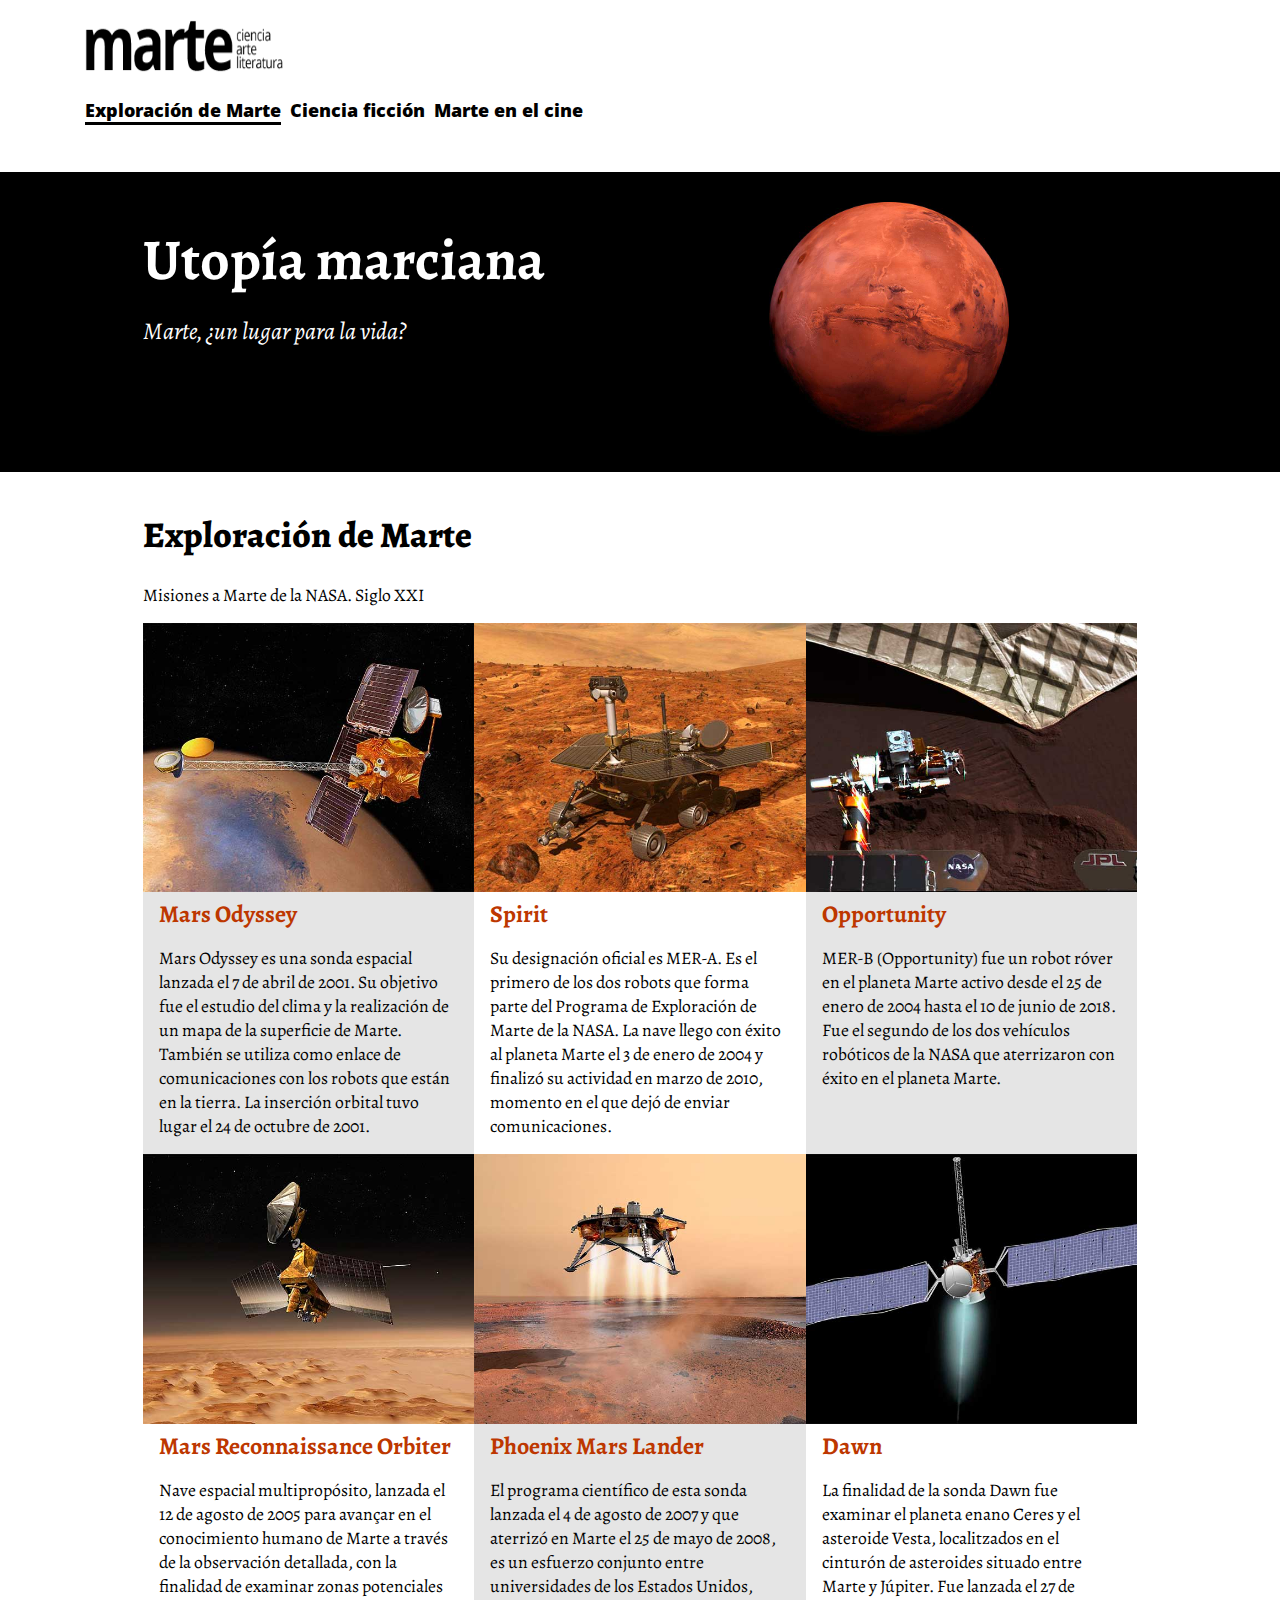
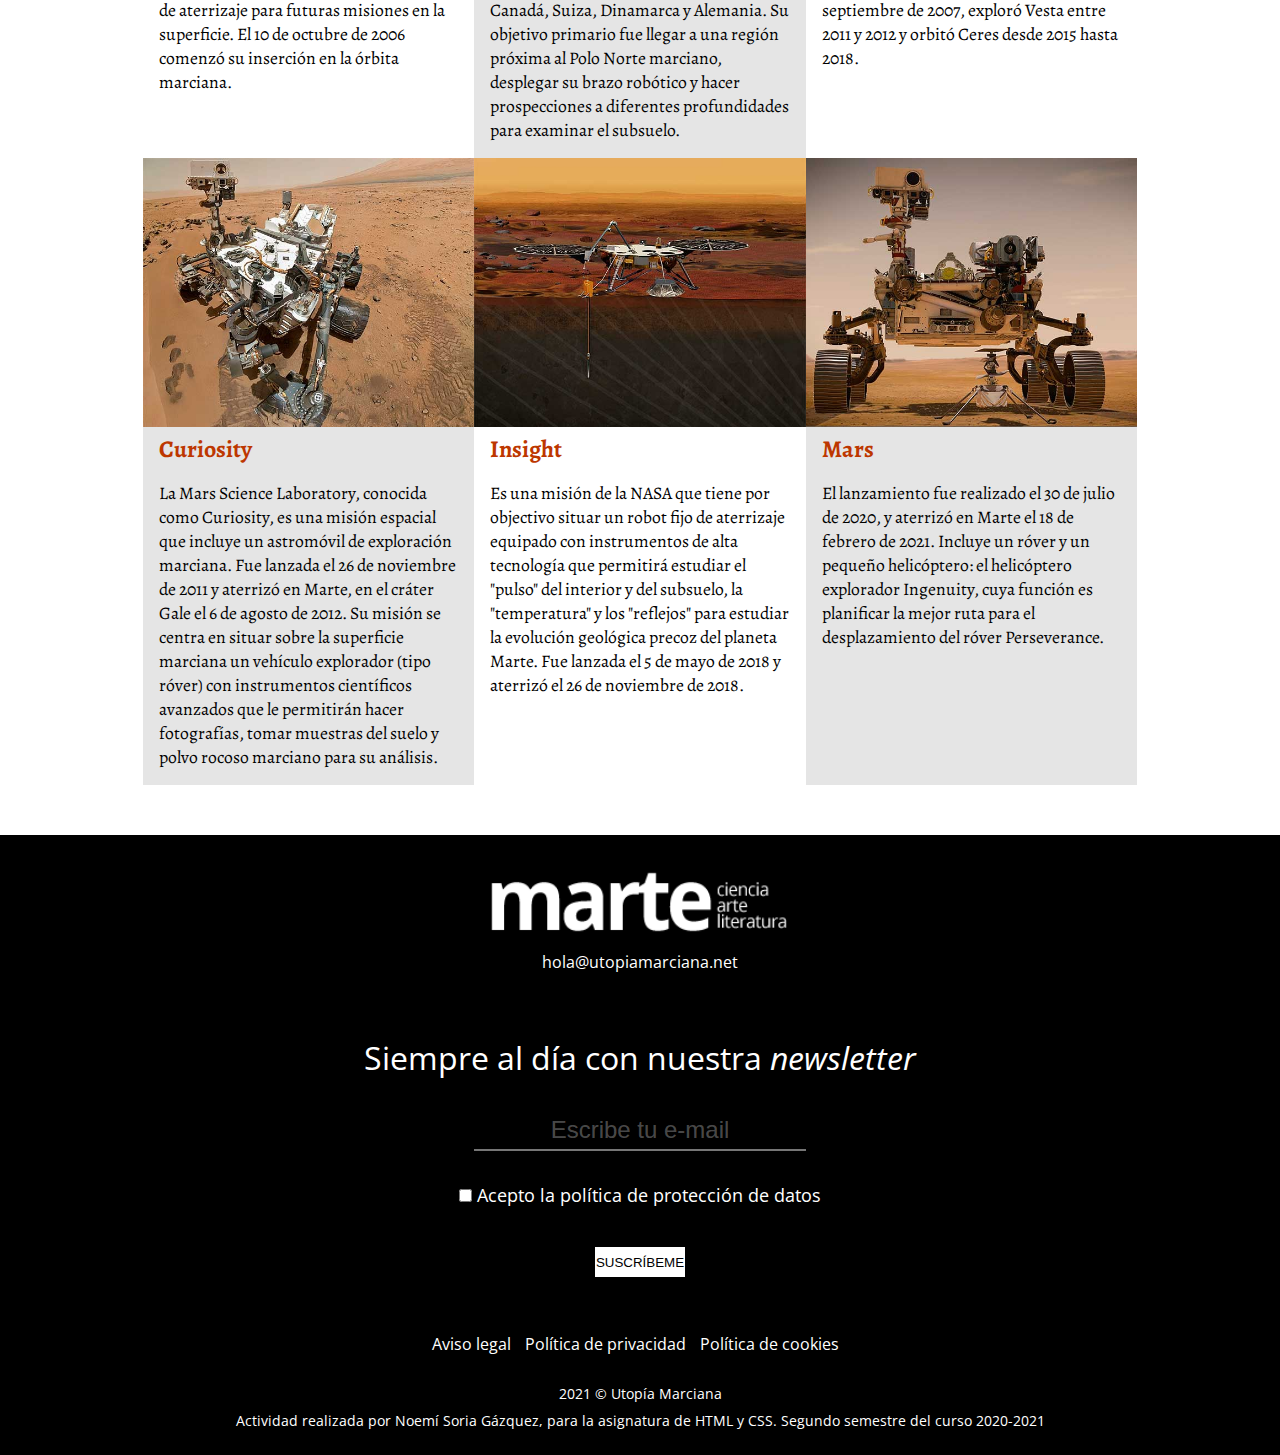
<file: index.html>
<!DOCTYPE html>
<html lang="es">
<head>
    <meta charset="UTF-8">
    <meta http-equiv="X-UA-Compatible" content="IE=edge">
    <meta name="viewport" content="width=device-width, initial-scale=1.0">
    <link rel="stylesheet" href="css/style.css">
    <link rel="preconnect" href="https://fonts.gstatic.com">
    <link rel="preconnect" href="https://fonts.gstatic.com">
    <link href="https://fonts.googleapis.com/css2?family=Alegreya:ital,wght@0,400;0,700;1,400&family=Open+Sans:wght@400;800&display=swap" rel="stylesheet">
    <title>Exploración de marte</title>
</head>
<body>
    <header>
        <div class="container menu">
            <div class="logo">
                <a href="index.html"><img src="/img/logo-black-es.png" alt="Logo del sitio web" title="Marte" width="200" height="62"></a>
            </div>
            <nav>
                <ul>
                    <li><a href="#exploracion" class="active">Exploración de Marte</a></li>
                    <li><a href="ciencia-ficcion.html">Ciencia ficción</a></li>
                    <li><a href="marte-en-el-cine.html">Marte en el cine</a></li>
                </ul>
            </nav>
        </div>
    </header>
    <main>
        <section class="section-banner">
            <div class="container">
                <div class="grid-container-banner">
                    <div class="titular">
                        <h1>Utopía marciana</h1>
                        <p>Marte, ¿un lugar para la vida?</p>
                    </div>
                    <div class="imagen">
                        <img src="/img/bg-hero-mars.jpg" alt="">
                    </div>
                </div>
            </div>
        </section>
        <section>
            <div class="container">
                <h2 id="exploracion">Exploración de Marte</h2>
                <p>Misiones a Marte de la <abbr title="National Aeronautics and Space Administration" lang="en">NASA</abbr>. Siglo XXI</p>
                <div class="grid-container">
                    <div class="grid-item1">
                        <img src="img/mars-odyssey.jpg" alt="" class="img-fluid">
                        <h4><a href="#">Mars Odyssey</a></h4>
                        <p>Mars Odyssey es una sonda espacial lanzada el 7 de abril de 2001. Su objetivo fue el estudio del clima y la realización de un mapa de la superficie de Marte. También se utiliza como enlace de comunicaciones con los robots que están en la tierra. La inserción orbital tuvo lugar el 24 de octubre de 2001.</p>
                    </div>
                    <div class="grid-item2">
                        <img src="img/spirit.jpg" alt="" class="img-fluid">
                        <h4><a href="#">Spirit</a></h4>
                        <p>Su designación oficial es <abbr title="Mars Exploration Rover - A" lang="en">MER-A</abbr>. Es el primero de los dos robots que forma parte del Programa de Exploración de Marte de la <abbr title="National Aeronautics and Space Administration" lang="en">NASA</abbr>. La nave llego con éxito al planeta Marte el 3 de enero de 2004 y finalizó su actividad en marzo de 2010, momento en el que dejó de enviar comunicaciones.</p>
                    </div>
                    <div class="grid-item3">
                        <img src="img/opportunity.jpg" alt="" class="img-fluid">
                        <h4><a href="#">Opportunity</a></h4>
                        <p><abbr title="Mars Exploration Rover – B" lang="en">MER-B</abbr> (Opportunity) fue un robot róver en el planeta Marte activo desde el 25 de enero de 2004 hasta el 10 de junio de 2018. Fue el segundo de los dos vehículos robóticos de la <abbr title="National Aeronautics and Space Administration" lang="en">NASA</abbr> que aterrizaron con éxito en el planeta Marte.</p>
                    </div>
                    <div class="grid-item4">
                        <img src="img/mars-reconnaissance-orbiter.jpg" alt="" class="img-fluid">
                        <h4><a href="#">Mars Reconnaissance Orbiter</a></h4>
                        <p>Nave espacial multipropósito, lanzada el 12 de agosto de 2005 para avançar en el conocimiento humano de Marte a través de la observación detallada, con la finalidad de examinar zonas potenciales de aterrizaje para futuras misiones en la superficie. El 10 de octubre de 2006 comenzó su inserción en la órbita marciana.</p>
                    </div>
                    <div class="grid-item5">
                        <img src="img/phoenix-mars-lander.jpg" alt="" class="img-fluid">
                        <h4><a href="#">Phoenix Mars Lander</a></h4>
                        <p>El programa científico de esta sonda lanzada el 4 de agosto de 2007 y que aterrizó en Marte el 25 de mayo de 2008, es un esfuerzo conjunto entre universidades de los Estados Unidos, Canadá, Suiza, Dinamarca y Alemania. Su objetivo primario fue llegar a una región próxima al Polo Norte marciano, desplegar su brazo robótico y hacer prospecciones a diferentes profundidades para examinar el subsuelo.</p>
                    </div>
                    <div class="grid-item6">
                        <img src="img/dawn.jpg" alt="" class="img-fluid">
                        <h4><a href="#">Dawn</a></h4>
                        <p>La finalidad de la sonda Dawn fue examinar el planeta enano Ceres y el asteroide Vesta, localitzados en el cinturón de asteroides situado entre Marte y Júpiter. Fue lanzada el 27 de septiembre de 2007, exploró Vesta entre 2011 y 2012 y orbitó Ceres desde 2015 hasta 2018.</p>
                    </div>
                    <div class="grid-item7">
                        <img src="img/curiosity.jpg" alt="" class="img-fluid">
                        <h4><a href="#">Curiosity</a></h4>
                        <p>La Mars Science Laboratory, conocida como Curiosity, es una misión espacial que incluye un astromóvil de exploración marciana. Fue lanzada el 26 de noviembre de 2011 y aterrizó en Marte, en el cráter Gale el 6 de agosto de 2012. Su misión se centra en situar sobre la superficie marciana un vehículo explorador (tipo róver) con instrumentos científicos avanzados que le permitirán hacer fotografías, tomar muestras del suelo y polvo rocoso marciano para su análisis.</p>
                    </div>
                    <div class="grid-item8">
                        <img src="img/insight.jpg" alt="" class="img-fluid">
                        <h4><a href="#">Insight</a></h4>
                        <p>Es una misión de la <abbr title="National Aeronautics and Space Administration" lang="en">NASA</abbr> que tiene por objectivo situar un robot fijo de aterrizaje equipado con instrumentos de alta tecnología que permitirá estudiar el "pulso" del interior y del subsuelo, la "temperatura" y los "reflejos" para estudiar la evolución geológica precoz del planeta Marte. Fue lanzada el 5 de mayo de 2018 y aterrizó el 26 de noviembre de 2018.</p>
                    </div>
                    <div class="grid-item9">
                        <img src="img/mars-2020.jpg" alt="" class="img-fluid">
                        <h4><a href="/mars-2020.html">Mars</a></h4>
                        <p>El lanzamiento fue realizado el 30 de julio de 2020, y aterrizó en Marte el 18 de febrero de 2021. Incluye un róver y un pequeño helicóptero: el helicóptero explorador Ingenuity, cuya función es planificar la mejor ruta para el desplazamiento del róver Perseverance.</p>
                    </div>
                </div>
            </div>
        </section>
    </main>
    <footer class="footer">
        <div class="container-section1">
            <div class="logo-footer">
                <a href="index.html"><img src="img/logo-white-es.png" alt="Logo del sitio web" title="Marte" width="300" height="72"></a>
            </div>
            <div class="contacto">
                <a href="hola@utopiamarciana.net">hola@utopiamarciana.net</a>
            </div>
        </div>
        <div class="newsletter">
            <h3>Siempre al día con nuestra <i>newsletter</i></h3>
            <div class="formulario">
                <form action="https://mars.com" method="post" id="newsletter">
                    <div class="form-group">
                        <div class="correo">
                            <label for="correo"></label>
                            <input type="email" name="correo" id="correo" value="Escribe tu e-mail" required  class="halfInLine">
                        </div>
                        
                        <div class="politica">
                            <input type="checkbox" name="politica" id="politica" value="Aceptacion de política y aviso" required >
                            <label for="politica">Acepto la <a href="">política de protección de datos</a></label>
                        </div>
                        <div class="button">
                            <button type="submit" id="btn-newsletter" value="Enviar">Suscríbeme</button>
                        </div>
                    </div>
                </form>
            </div>
        </div>
        <div class="container enlaces-footer">
            <ul>
                <li><a href="">Aviso legal</a></li>
                <li><a href="">Política de privacidad</a></li>
                <li><a href="">Política de cookies</a></li>
            </ul>
        </div>
        <div class="container creditos">
            <p>2021 &copy; Utopía Marciana</p>
            <p>Actividad realizada por Noemí Soria Gázquez, para la asignatura de HTML y CSS. Segundo semestre del curso 2020-2021</p>
        </div>
    </footer>
</body>
</html>
</file>
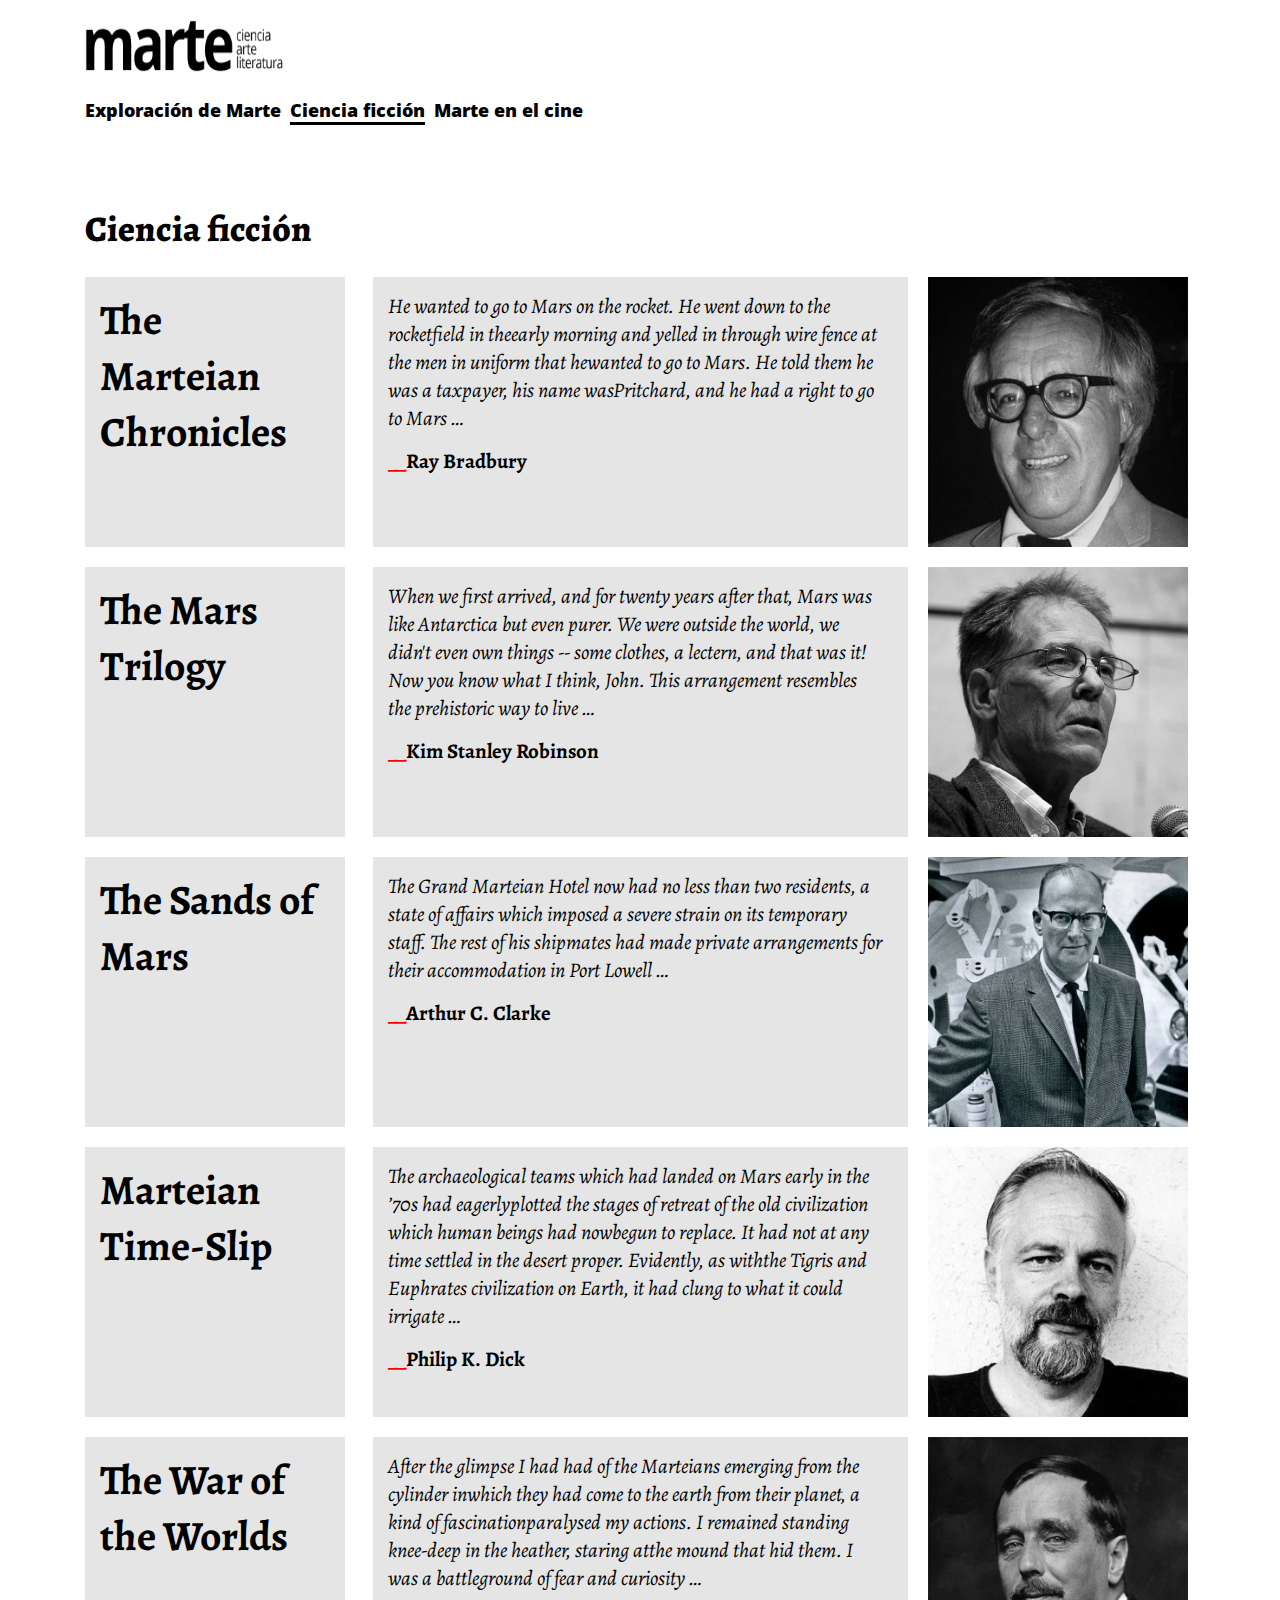
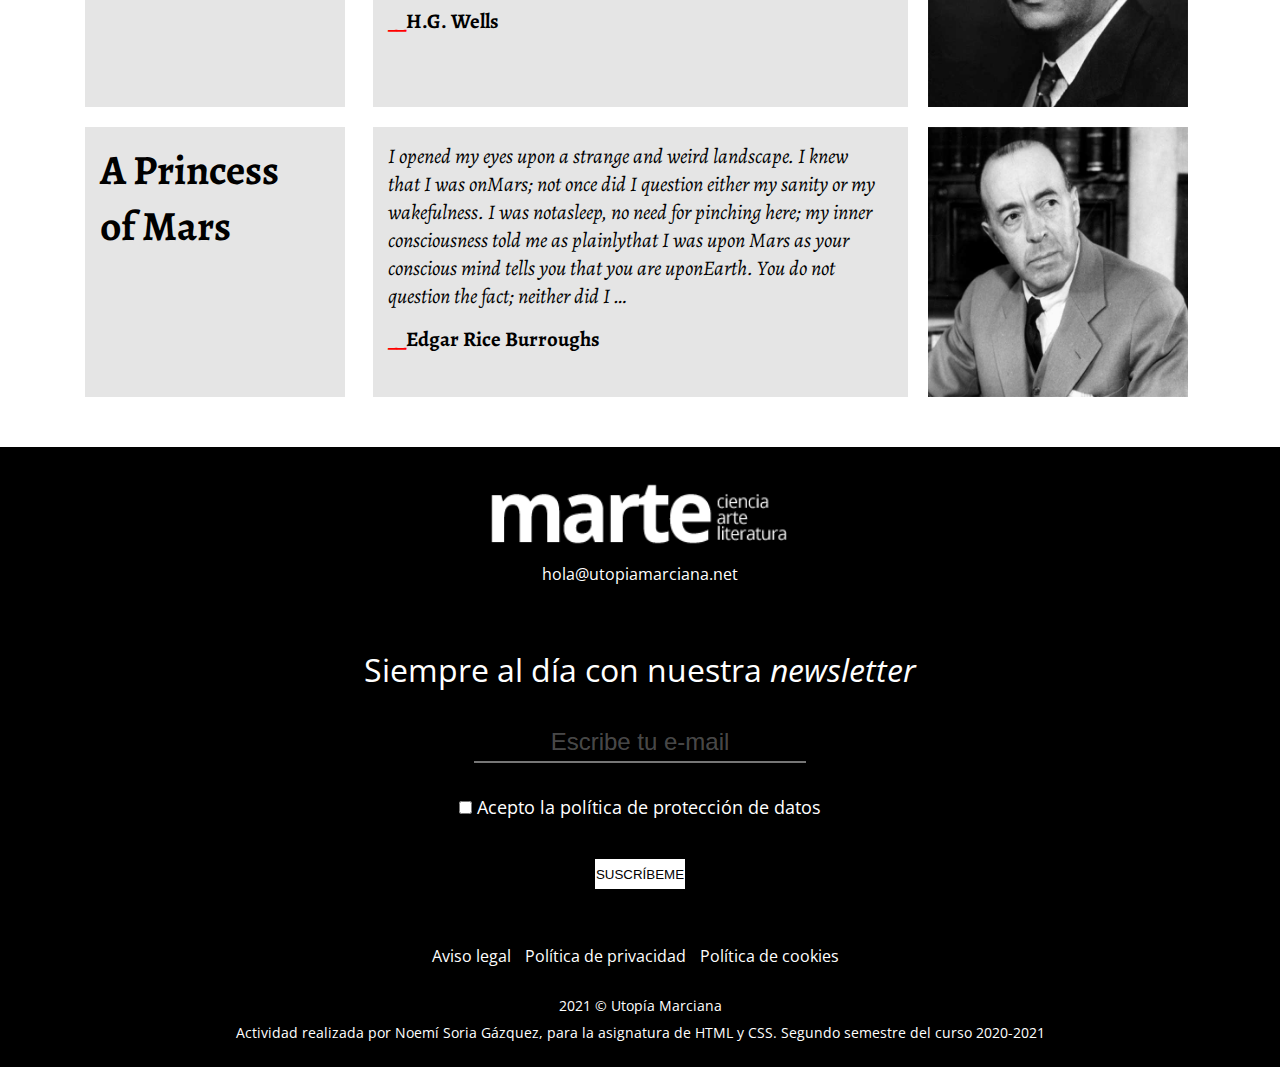
<file: ciencia-ficcion.html>
<!DOCTYPE html>
<html lang="en">
<head>
    <meta charset="UTF-8">
    <meta http-equiv="X-UA-Compatible" content="IE=edge">
    <meta name="viewport" content="width=device-width, initial-scale=1.0">
    <link rel="stylesheet" href="css/style.css">
    <link rel="preconnect" href="https://fonts.gstatic.com">
    <link rel="preconnect" href="https://fonts.gstatic.com">
    <link href="https://fonts.googleapis.com/css2?family=Alegreya:ital,wght@0,400;0,700;1,400&family=Open+Sans:wght@400;800&display=swap" rel="stylesheet">
    <title>Ciencia ficción</title>
</head>
<body>
    <header>
        <div class="container menu">
            <div class="logo">
                <a href="index.html"><img src="img/logo-black-es.png" alt="Logo del sitio web" title="Marte" width="200" height="62"></a>
            </div>
            <nav>
                <ul>
                    <li><a href="index.html#exploracion">Exploración de Marte</a></li>
                    <li><a href="ciencia-ficcion.html" class="active">Ciencia ficción</a></li>
                    <li><a href="marte-en-el-cine.html">Marte en el cine</a></li>
                </ul>
            </nav>
        </div>
    </header>
    <main>
        <div class="container">
            <h2>Ciencia ficción</h2>
            <div class="grid-container-ciencia">
                <div class="item1">
                    <h3>The Marteian Chronicles</h3>
                </div>
                <div class="item2">
                    <blockquote class="cita">He wanted to go to Mars on the rocket. He went down to the rocketfield in theearly morning and yelled in through wire fence at the men in uniform that hewanted to go to Mars. He told them he was a taxpayer, his name wasPritchard, and he had a right to go to Mars …</blockquote>
                    <p class="autor"><span>__</span>Ray Bradbury</p>
                </div>
                <div class="item3">
                    <img src="img/ray-bradbury.jpg" alt="" width="260" height="270">
                </div>
    
                <div class="item1">
                    <h3>The Mars Trilogy</h3>
                </div>
                <div class="item2">
                    <blockquote class="cita">When we first arrived, and for twenty years after that, Mars was like Antarctica but even purer. We were outside the world, we didn't even own things -- some clothes, a lectern, and that was it! Now you know what I think, John. This arrangement resembles the prehistoric way to live …</blockquote>
                    <p class="autor"><span>__</span>Kim Stanley Robinson</p>
                </div>
                <div class="item3">
                    <img src="img/kim-stanley-robinson.jpg" alt="" width="260" height="270">
                </div>
                <div class="item1">
                    <h3>The Sands of Mars</h3>
                </div>
                <div class="item2">
                    <blockquote class="cita">The Grand Marteian Hotel now had no less than two residents, a state of affairs which imposed a severe strain on its temporary staff. The rest of his shipmates had made private arrangements for their accommodation in Port Lowell …</blockquote>
                    <p class="autor"><span>__</span>Arthur C. Clarke</p>
                </div>
                <div class="item3">
                    <img src="img/arthur-c-clarke.jpg" alt="" width="260" height="270">
                </div>
                <div class="item1">
                    <h3>Marteian Time-Slip</h3>
                </div>
                <div class="item2">
                    <blockquote class="cita">The archaeological teams which had landed on Mars early in the ’70s had eagerlyplotted the stages of retreat of the old civilization which human beings had nowbegun to replace. It had not at any time settled in the desert proper. Evidently, as withthe Tigris and Euphrates civilization on Earth, it had clung to what it could irrigate …</blockquote>
                    <p class="autor"><span>__</span>Philip K. Dick</p>
                </div>
                <div class="item3">
                    <img src="img/philip-k-dick.jpg" alt="" width="260" height="270">
                </div>
                <div class="item1">
                    <h3>The War of the Worlds</h3>
                </div>
                <div class="item2">
                    <blockquote class="cita">After the glimpse I had had of the Marteians emerging from the cylinder inwhich they had come to the earth from their planet, a kind of fascinationparalysed my actions. I remained standing knee-deep in the heather, staring atthe mound that hid them. I was a battleground of fear and curiosity …</blockquote>
                    <p class="autor"><span>__</span>H.G. Wells</p>
                </div>
                <div class="item3">
                    <img src="img/h-g-wells.jpg" alt="" width="260" height="270">
                </div>
                <div class="item1">
                    <h3>A Princess of Mars</h3>
                </div>
                <div class="item2">
                    <blockquote class="cita">I opened my eyes upon a strange and weird landscape. I knew that I was onMars; not once did I question either my sanity or my wakefulness. I was notasleep, no need for pinching here; my inner consciousness told me as plainlythat I was upon Mars as your conscious mind tells you that you are uponEarth. You do not question the fact; neither did I …</blockquote>
                    <p class="autor"><span>__</span>Edgar Rice Burroughs</p>
                </div>
                <div class="item3">
                    <img src="img/edgar-rice-burroughs.jpg" alt="" width="260" height="270">
                </div>
            </div>
        </div>
    </main>
    <footer class="footer">
        <div class="container-section1">
            <div class="logo-footer">
                <a href="index.html"><img src="img/logo-white-es.png" alt="Logo del sitio web" title="Marte" width="300" height="72"></a>
            </div>
            <div class="contacto">
                <a href="hola@utopiamarciana.net">hola@utopiamarciana.net</a>
            </div>
        </div>
        <div class="newsletter">
            <h3>Siempre al día con nuestra <i>newsletter</i></h3>
            <div class="formulario">
                <form action="https://mars.com" method="post" id="newsletter">
                    <div class="form-group">
                        <div class="correo">
                            <label for="correo"></label>
                            <input type="email" name="correo" id="correo" value="Escribe tu e-mail" required  class="halfInLine">
                        </div>
                        
                        <div class="politica">
                            <input type="checkbox" name="politica" id="politica" value="Aceptacion de política y aviso" required >
                            <label for="politica">Acepto la <a href="">política de protección de datos</a></label>
                        </div>
                        <div class="button">
                            <button type="submit" id="btn-newsletter" value="Enviar">Suscríbeme</button>
                        </div>
                    </div>
                </form>
            </div>
        </div>
        <div class="container enlaces-footer">
            <ul>
                <li><a href="">Aviso legal</a></li>
                <li><a href="">Política de privacidad</a></li>
                <li><a href="">Política de cookies</a></li>
            </ul>
        </div>
        <div class="container creditos">
            <p>2021 &copy; Utopía Marciana</p>
            <p>Actividad realizada por Noemí Soria Gázquez, para la asignatura de HTML y CSS. Segundo semestre del curso 2020-2021</p>
        </div>
    </footer>
</body>
</html>
</file>
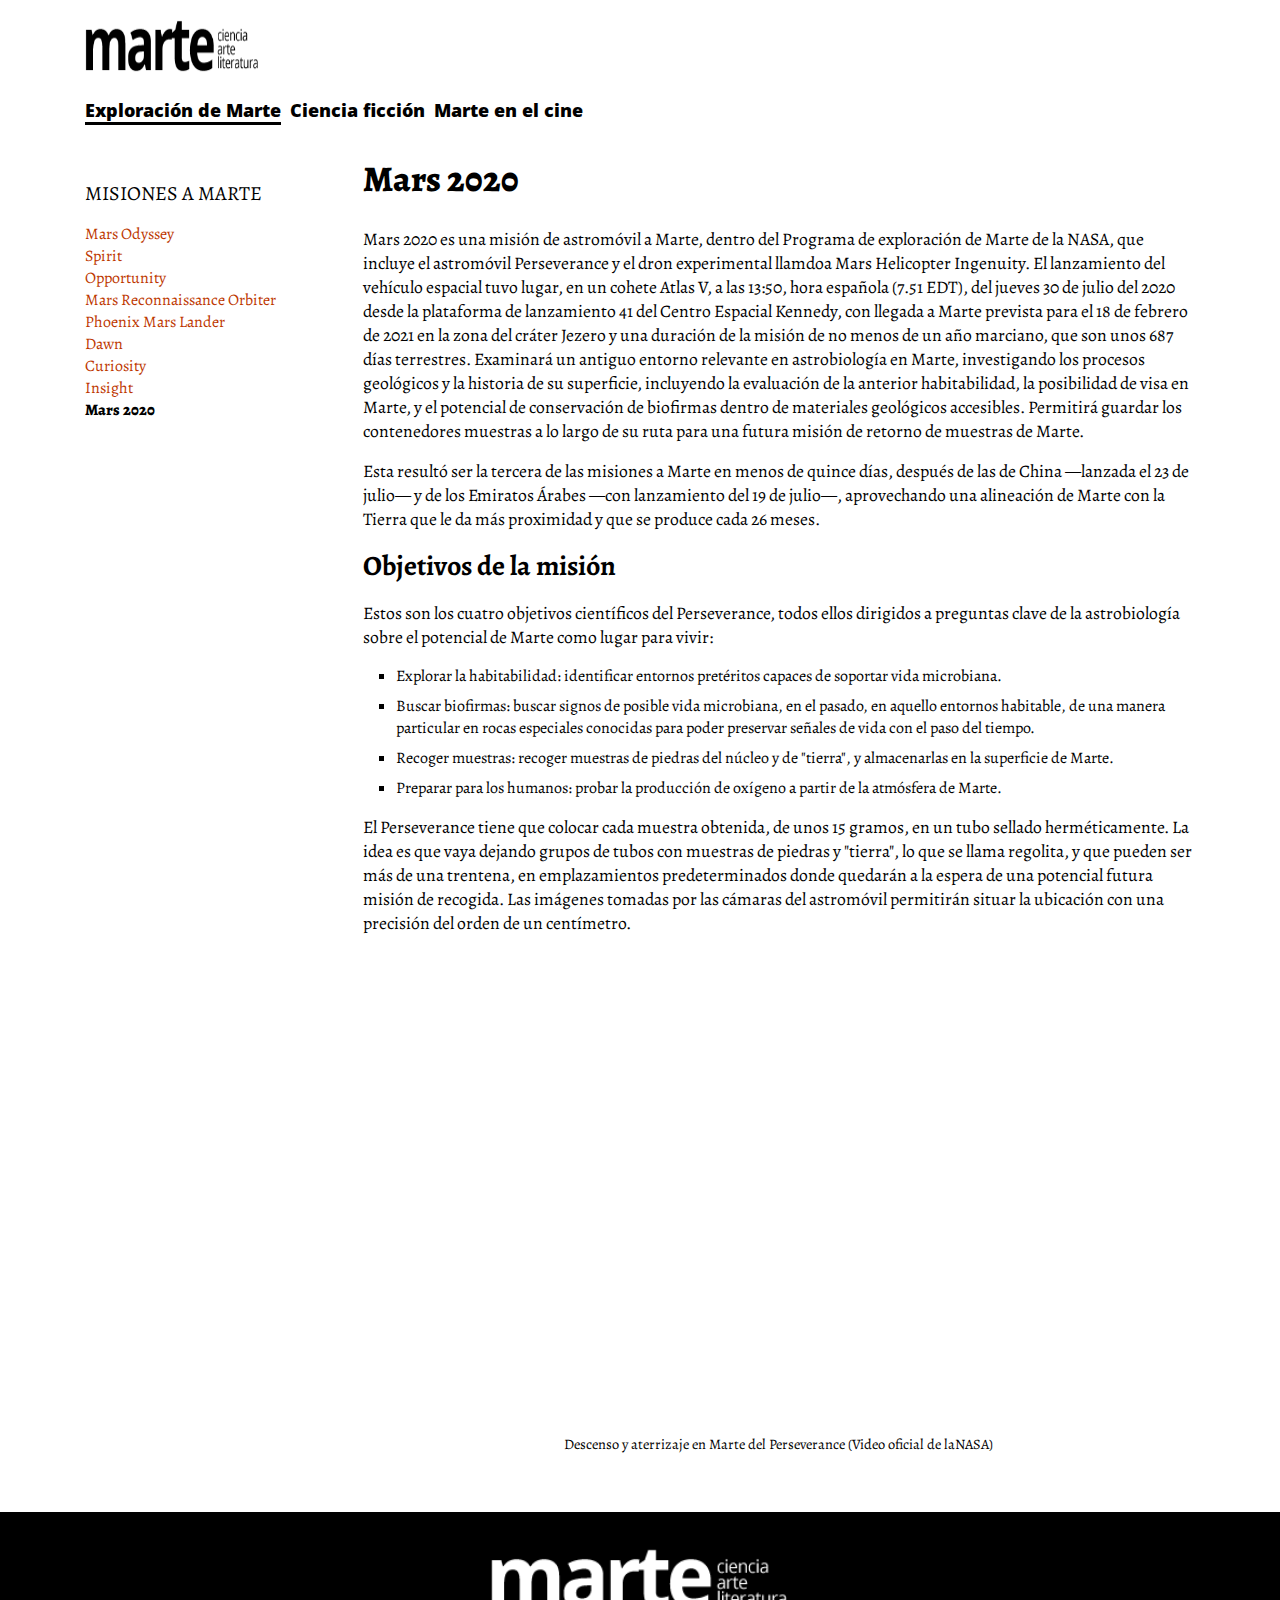
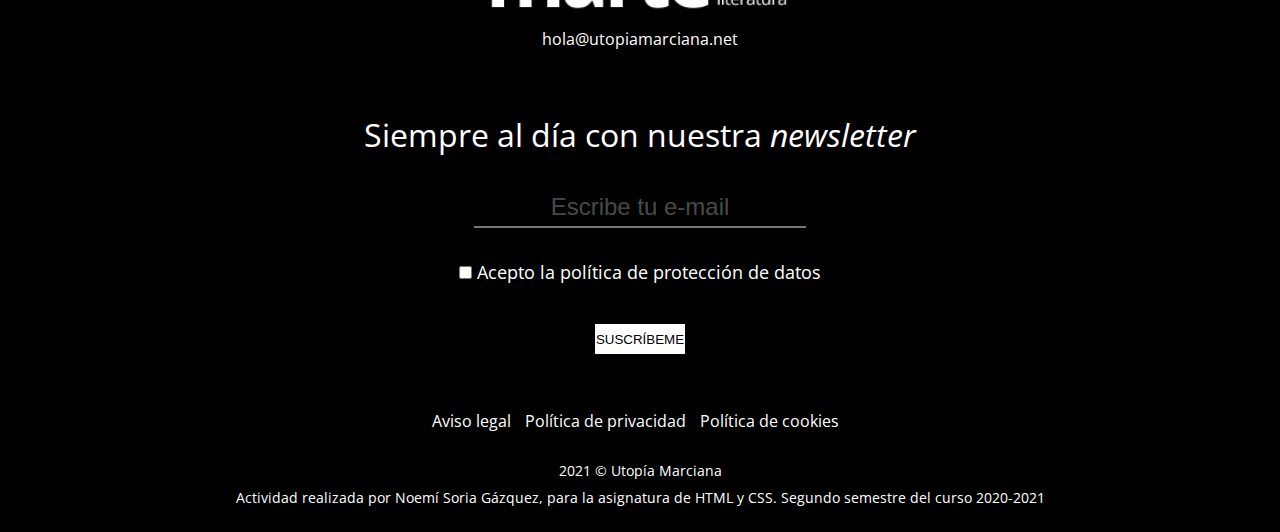
<file: mars-2020.html>
<!DOCTYPE html>
<html lang="es">
<head>
    <meta charset="UTF-8">
    <meta http-equiv="X-UA-Compatible" content="IE=edge">
    <meta name="viewport" content="width=device-width, initial-scale=1.0">
    <link rel="stylesheet" href="css/style.css">
    <link rel="preconnect" href="https://fonts.gstatic.com">
    <link rel="preconnect" href="https://fonts.gstatic.com">
    <link href="https://fonts.googleapis.com/css2?family=Alegreya:ital,wght@0,400;0,700;1,400&family=Open+Sans:wght@400;800&display=swap" rel="stylesheet">
    <title>Detalle de la misión "Mars 2020"</title>
</head>
<body>
    <header class="header">
        <div class="container">
            <a href="index.html"><img src="img/logo-black-es.png" alt="Logo del sitio web" title="Marte" width="175" height="62"></a>
            <nav class="navbar">
                <ul>
                    <li><a href="index.html#exploracion" class="active">Exploración de Marte</a></li>
                    <li><a href="ciencia-ficcion.html">Ciencia ficción</a></li>
                    <li><a href="marte-en-el-cine.html">Marte en el cine</a></li>
                </ul>
            </nav>
        </div>
    </header>
    <div class="container">
        <div class="grid-container-mars">
            <div class="item-submenu">
                <aside class="sidebar">
                    <h4>Misiones a Marte</h4>
                    <div class="submenu">
                        <ul>
                            <li><a href="">Mars Odyssey</a></li>
                            <li><a href="">Spirit</a></li>
                            <li><a href="">Opportunity</a></li>
                            <li><a href="">Mars Reconnaissance Orbiter</a></li>
                            <li><a href="">Phoenix Mars Lander</a></li>
                            <li><a href="">Dawn</a></li>
                            <li><a href="">Curiosity</a></li>
                            <li><a href="">Insight</a></li>
                            <li><a href="" id="active">Mars 2020</a></li>
                        </ul>
                    </div>
                </aside>
            </div>
            <main>
                <div class="item-content">
                    <article class="article">
                        <h2>Mars 2020</h2>
                        <p>Mars 2020 es una misión de astromóvil a Marte, dentro del Programa de exploración de Marte de la <abbr title="National Aeronautics and Space Administration" lang="en">NASA</abbr>, que incluye el astromóvil Perseverance y el dron experimental llamdoa Mars Helicopter Ingenuity. El lanzamiento del vehículo espacial tuvo lugar, en un cohete Atlas V, a las 13:50, hora española (7.51 <abbr title="Eastern Daylight Time" lang="en">EDT</abbr>), del jueves 30 de julio del 2020 desde la plataforma de lanzamiento 41 del Centro Espacial Kennedy, con llegada a Marte prevista para el 18 de febrero de 2021 en la zona del cráter Jezero y una duración de la misión de no menos de un año marciano, que son unos 687 días terrestres. Examinará un antiguo entorno relevante en astrobiología en Marte, investigando los procesos geológicos y la historia de su superficie, incluyendo la evaluación de la anterior habitabilidad, la posibilidad de visa en Marte, y el potencial de conservación de biofirmas dentro de materiales geológicos accesibles. Permitirá guardar los contenedores muestras a lo largo de su ruta para una futura misión de retorno de muestras de Marte.</p>
                        <p>Esta resultó ser la tercera de las misiones a Marte en menos de quince días, después de las de China —lanzada el 23 de julio— y de los Emiratos Árabes —con lanzamiento del 19 de julio—, aprovechando una alineación de Marte con la Tierra que le da más proximidad y que se produce cada 26 meses.</p>
        
                        <h3>Objetivos de la misión</h3>
                        <p>Estos son los cuatro objetivos científicos del Perseverance, todos ellos dirigidos a preguntas clave de la astrobiología sobre el potencial de Marte como lugar para vivir:</p>
                        <ul class="lista">
                            <li>Explorar la habitabilidad: identificar entornos pretéritos capaces de soportar vida microbiana.</li>
                            <li>Buscar biofirmas: buscar signos de posible vida microbiana, en el pasado, en aquello entornos habitable, de una manera particular en rocas especiales conocidas para poder preservar señales de vida con el paso del tiempo.</li>
                            <li>Recoger muestras: recoger muestras de piedras del núcleo y de "tierra", y almacenarlas en la superficie de Marte.</li>
                            <li>Preparar para los humanos: probar la producción de oxígeno a partir de la atmósfera de Marte.</li>
                        </ul>
                        <p>El Perseverance tiene que colocar cada muestra obtenida, de unos 15 gramos, en un tubo sellado herméticamente. La idea es que vaya dejando grupos de tubos con muestras de piedras y "tierra", lo que se llama regolita, y que pueden ser más de una trentena, en emplazamientos predeterminados donde quedarán a la espera de una potencial futura misión de recogida. Las imágenes tomadas por las cámaras del astromóvil permitirán situar la ubicación con una precisión del orden de un centímetro.</p>
                        <figure>
                            <div class="video-fluid">
                                <iframe class="video-fluid-item" width="560" height="315" src="https://www.youtube.com/embed/4czjS9h4Fpg" title="YouTube video player" allow="accelerometer; autoplay; clipboard-write; encrypted-media; gyroscope; picture-in-picture" allowfullscreen></iframe>
                                <a href=""></a>
                            </div>
                            <figcaption class="pie">Descenso y aterrizaje en Marte del Perseverance (Video oficial de la<abbr title="National Aeronautics and Space Administration" lang="en">NASA</abbr>)</figcaption>
                        </figure>
                    </article>
                </div>
            </main>
        </div>
    </div>
    <footer class="footer">
        <div class="container-section1">
            <div class="logo-footer">
                <a href="index.html"><img src="img/logo-white-es.png" alt="Logo del sitio web" title="Marte" width="300" height="72"></a>
            </div>
            <div class="contacto">
                <a href="hola@utopiamarciana.net">hola@utopiamarciana.net</a>
            </div>
        </div>
        <div class="newsletter">
            <h3>Siempre al día con nuestra <i>newsletter</i></h3>
            <div class="formulario">
                <form action="https://mars.com" method="post" id="newsletter">
                    <div class="form-group">
                        <div class="correo">
                            <label for="correo"></label>
                            <input type="email" name="correo" id="correo" value="Escribe tu e-mail" required  class="halfInLine">
                        </div>
                        
                        <div class="politica">
                            <input type="checkbox" name="politica" id="politica" value="Aceptacion de política y aviso" required >
                            <label for="politica">Acepto la <a href="">política de protección de datos</a></label>
                        </div>
                        <div class="button">
                            <button type="submit" id="btn-newsletter" value="Enviar">Suscríbeme</button>
                        </div>
                    </div>
                </form>
            </div>
        </div>
        <div class="container enlaces-footer">
            <ul>
                <li><a href="">Aviso legal</a></li>
                <li><a href="">Política de privacidad</a></li>
                <li><a href="">Política de cookies</a></li>
            </ul>
        </div>
        <div class="container creditos">
            <p>2021 &copy; Utopía Marciana</p>
            <p>Actividad realizada por Noemí Soria Gázquez, para la asignatura de HTML y CSS. Segundo semestre del curso 2020-2021</p>
        </div>
    </footer>
</body>
</html>
</file>
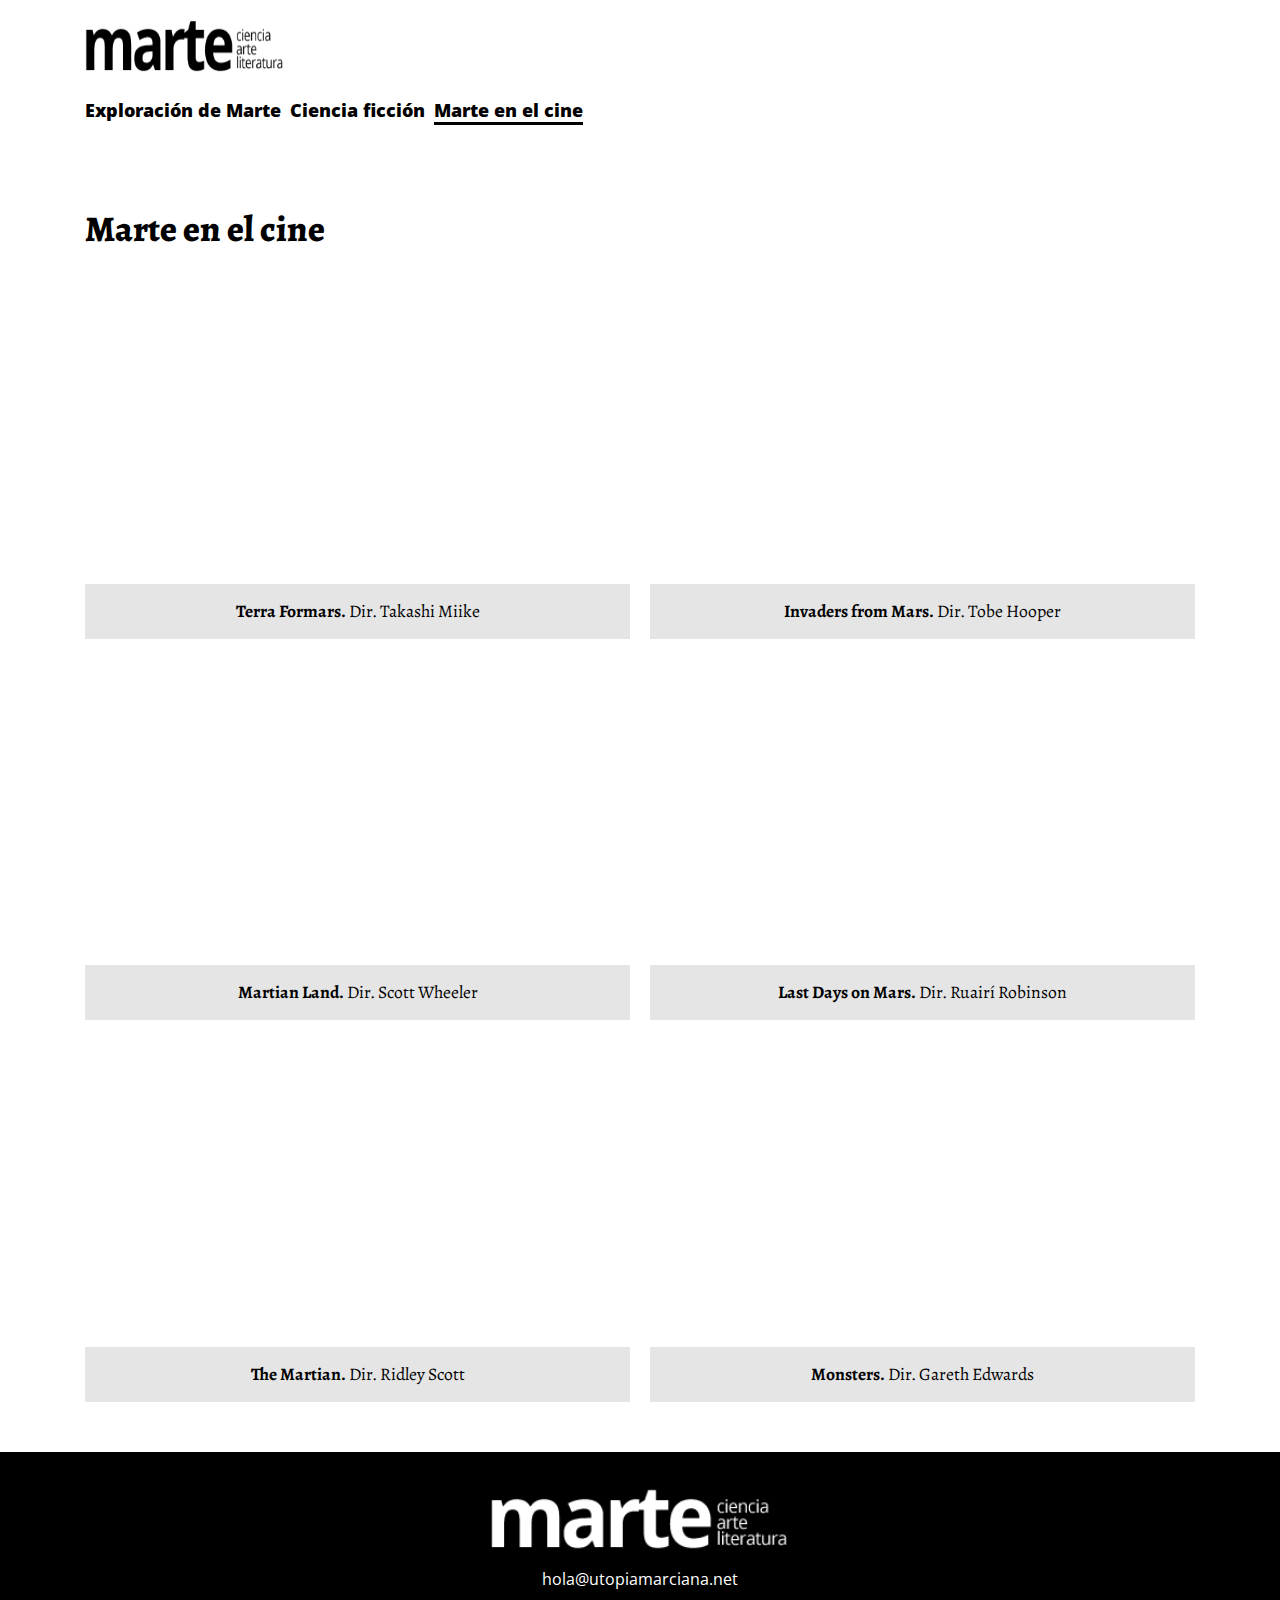
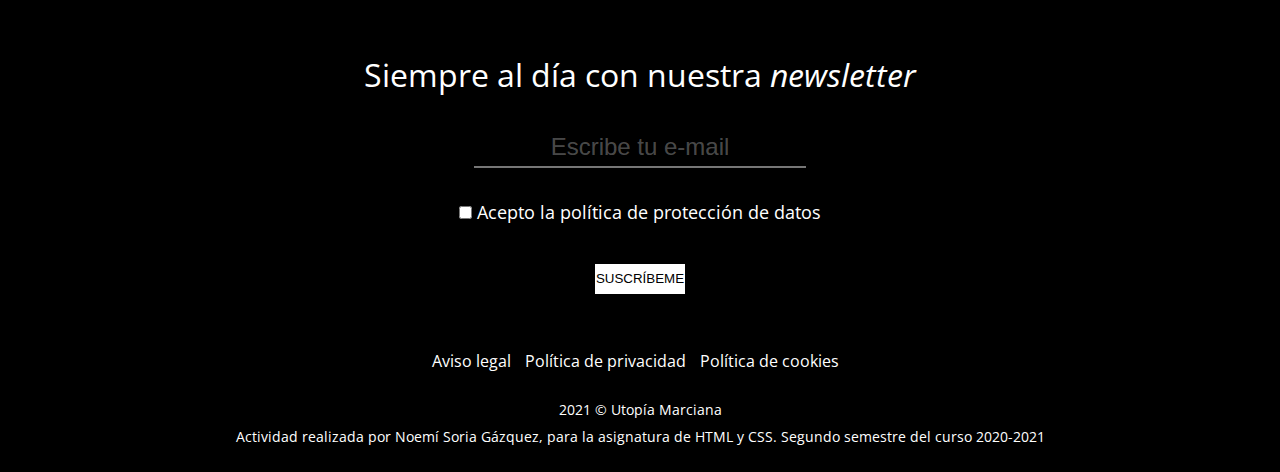
<file: marte-en-el-cine.html>
<!DOCTYPE html>
<html lang="es">
<head>
    <meta charset="UTF-8">
    <meta http-equiv="X-UA-Compatible" content="IE=edge">
    <meta name="viewport" content="width=device-width, initial-scale=1.0">
    <link rel="stylesheet" href="css/style.css">
    <link rel="preconnect" href="https://fonts.gstatic.com">
    <link rel="preconnect" href="https://fonts.gstatic.com">
    <link href="https://fonts.googleapis.com/css2?family=Alegreya:ital,wght@0,400;0,700;1,400&family=Open+Sans:wght@400;800&display=swap" rel="stylesheet">
    <title>Marte en el cine</title>
</head>
<body>
    <header>
        <div class="container menu">
            <div class="logo">
                <a href="index.html"><img src="img/logo-black-es.png" alt="Logo del sitio web" title="Marte" width="200" height="62"></a>
            </div>
            <nav>
                <ul>
                    <li><a href="index.html#exploracion">Exploración de Marte</a></li>
                    <li><a href="ciencia-ficcion.html">Ciencia ficción</a></li>
                    <li><a href="marte-en-el-cine.html" class="active">Marte en el cine</a></li>
                </ul>
            </nav>
        </div>
    </header>
    <main>
        <div class="container">
            <h2>Marte en el cine</h2>
            <div class="grid-container-video">
                <div class="grid-item">
                    <figure>
                        <div class="video-fluid">
                            <iframe class="video-fluid-item" width="560" height="315" src="https://www.youtube.com/embed/pDNZul1RMcQ" title="YouTube video player" allow="accelerometer; autoplay; clipboard-write; encrypted-media; gyroscope; picture-in-picture" allowfullscreen></iframe>
                        </div>
                        <figcaption>
                            <p><cite>Terra Formars.</cite> Dir. Takashi Miike</p>
                        </figcaption>
                    </figure>
                </div>
                <div class="grid-item">
                    <figure>
                        <div class="video-fluid">
                            <iframe class="video-fluid-item" width="560" height="315" src="https://www.youtube.com/embed/wVH4RWzKZvk" title="YouTube video player" allow="accelerometer; autoplay; clipboard-write; encrypted-media; gyroscope; picture-in-picture" allowfullscreen></iframe>
                        </div>
                        <figcaption>
                            <p><cite>Invaders from Mars.</cite> Dir. Tobe Hooper</p>
                        </figcaption>
                    </figure>
                </div>
                <div class="grid-item">
                    <figure>
                        <div class="video-fluid">
                            <iframe class="video-fluid-item" width="560" height="315" src="https://www.youtube.com/embed/IfpSo51jUUk" title="YouTube video player" allow="accelerometer; autoplay; clipboard-write; encrypted-media; gyroscope; picture-in-picture" allowfullscreen></iframe>
                        </div>
                        <figcaption>
                            <p><cite>Martian Land.</cite> Dir. Scott Wheeler</p>
                        </figcaption>
                    </figure>
                </div>
                <div class="grid-item">
                    <figure>
                        <div class="video-fluid">
                            <iframe class="video-fluid-item" width="560" height="315" src="https://www.youtube.com/embed/ttA_Wxgo6js" title="YouTube video player" allow="accelerometer; autoplay; clipboard-write; encrypted-media; gyroscope; picture-in-picture" allowfullscreen></iframe>
                        </div>
                        <figcaption>
                            <p><cite>Last Days on Mars.</cite> Dir. Ruairí Robinson</p>
                        </figcaption>
                    </figure>
                </div>
                <div class="grid-item">
                    <figure>
                        <div class="video-fluid">
                            <iframe class="video-fluid-item" width="560" height="315" src="https://www.youtube.com/embed/ej3ioOneTy8" title="YouTube video player" allow="accelerometer; autoplay; clipboard-write; encrypted-media; gyroscope; picture-in-picture" allowfullscreen></iframe>
                        </div>
                        <figcaption>
                            <p><cite>The Martian.</cite> Dir. Ridley Scott</p>
                        </figcaption>
                    </figure>
                </div>
                <div class="grid-item">
                    <figure>
                        <div class="video-fluid">
                            <iframe class="video-fluid-item" width="560" height="315" src="https://www.youtube.com/embed/njeofv4dr9Q" title="YouTube video player" allow="accelerometer; autoplay; clipboard-write; encrypted-media; gyroscope; picture-in-picture" allowfullscreen></iframe>
                        </div>
                        <figcaption>
                            <p><cite>Monsters.</cite> Dir. Gareth Edwards</p>
                        </figcaption>
                    </figure>
                </div>
            </div>
        </div>
    </main>
    <footer class="footer">
        <div class="container-section1">
            <div class="logo-footer">
                <a href="index.html"><img src="img/logo-white-es.png" alt="Logo del sitio web" title="Marte" width="300" height="72"></a>
            </div>
            <div class="contacto">
                <a href="hola@utopiamarciana.net">hola@utopiamarciana.net</a>
            </div>
        </div>
        <div class="newsletter">
            <h3>Siempre al día con nuestra <i>newsletter</i></h3>
            <div class="formulario">
                <form action="https://mars.com" method="post" id="newsletter">
                    <div class="form-group">
                        <div class="correo">
                            <label for="correo"></label>
                            <input type="email" name="correo" id="correo" value="Escribe tu e-mail" required  class="halfInLine">
                        </div>
                        
                        <div class="politica">
                            <input type="checkbox" name="politica" id="politica" value="Aceptacion de política y aviso" required >
                            <label for="politica">Acepto la <a href="">política de protección de datos</a></label>
                        </div>
                        <div class="button">
                            <button type="submit" id="btn-newsletter" value="Enviar">Suscríbeme</button>
                        </div>
                    </div>
                </form>
            </div>
        </div>
        <div class="container enlaces-footer">
            <ul>
                <li><a href="">Aviso legal</a></li>
                <li><a href="">Política de privacidad</a></li>
                <li><a href="">Política de cookies</a></li>
            </ul>
        </div>
        <div class="container creditos">
            <p>2021 &copy; Utopía Marciana</p>
            <p>Actividad realizada por Noemí Soria Gázquez, para la asignatura de HTML y CSS. Segundo semestre del curso 2020-2021</p>
        </div>
    </footer>
</body>
</html>
</file>
<file: css/style.css>
* {
    margin: 0;
    padding: 0;
    box-sizing: border-box;
}

html {
    position: relative;
    min-height: 100%;
}

h1, h2 {   
    font-weight: 800;
    margin-top: 2rem;
}

p {
    font-size: 1.1rem;
    margin-bottom: 1rem;
}

a {
    color: rgb(0, 0, 0);
}

a:hover {
    color: rgb(189, 55, 0);
}

cite {
    font-style: normal;
}

abbr {
    text-decoration: none;
}

h1 {
    font-size: 3rem;
}

h2 {
    font-size: 2.25rem;
    margin-bottom: 1.5rem;
}

h3 {
    font-size: 1.75rem;
    margin-bottom: 1rem;
}
h4 {
    font-size: 1.25rem;
    margin-bottom: 1rem;
}

.center {
    text-align: center;
}

.bold {
    font-weight: 700;
}

.img-fluid {
    max-width: 100%;
}

main {
    padding-top: 50px;
    padding-bottom: 50px;
}




/****************************
Cabecera
****************************/

header.header {
    height: 20vh;
    padding-top: 15px;
    padding-bottom: 15px;
}

nav {
    font-family: 'Open Sans', sans-serif;
}

/****************************
Menú principal
****************************/
nav a {
    text-decoration: none;
    color: rgb(0, 0, 0);
}

nav a:hover {
    border: none;
    color: rgb(189, 55, 0);
}

nav ul {
    list-style-type: none;
    margin-top: 15px;
}

nav ul li {
    display: inline-block;
    padding-right: 5px;
    font-size: 1.1rem;
    font-weight: 800;
    padding-left: 0;
}

nav ul li::after {
    padding-left: 20px;
}

.menu {
    margin-top: 15px;
}

.active {
    border-bottom: rgb(0, 0, 0) 3px solid;
}

@media (max-width: 414px) {
    .logo {
        text-align: center;
    }

    nav ul li {
        display: block;
        font-size: 1rem;
        font-weight: 700;
        margin-top: 15px;
        margin-bottom: 15px;
        text-align: center;
    }

    
}

/****************************
Body
****************************/
body {
    color: rgb(0, 0, 0);
    font-family: 'Alegreya', serif;
}

main {
    padding-top: 50px;
    padding-bottom: 50px;
}

.container {
    margin-right: auto;
    margin-left: auto;
    padding-right: 15px;
    padding-left: 15px;
    width: 100%;
}
  
@media (min-width: 576px) {
    .container {
      max-width: 540px;
    }
}
  
@media (min-width: 768px) {
    .container {
      max-width: 720px;
    }
}
  
@media (min-width: 992px) {
    .container {
      max-width: 960px;
    }
}
  
@media (min-width: 1200px) {
    .container {
      max-width: 1140px;
    }
}

/****************************
Articles 
****************************/
article {
    height: auto;
    font-size: 1rem;
    margin-top: -13%;
}
main a {
    color: inherit;
}

main a:hover {
    color: rgb(189, 55, 0);
}

/****************************
Footer
****************************/
footer {
    background-color: rgb(0, 0, 0);
    color: rgb(255, 255, 255);
    padding-top: 15px;
    font-family: 'Open Sans', sans-serif;
    bottom: 0;
    width: 100%;
    height: 620px;
    text-align: center;
}

footer p {
    font-size: inherit;
    margin-top: 1rem;
    margin-bottom: 0.5rem;
}

footer a {
    border: none;
    text-decoration: none;
    color: rgb(255, 255, 255);
}

footer a:hover {
    border: none;
    color: rgb(189, 55, 0);
}

footer ul {
    list-style-type: none;
}

footer ul li {
    display: inline-block;
    padding-right: 5px;
}

footer ul li::after {
    padding-left: 10px;
}

button {
    width: 100px;
    text-transform: uppercase;
    background-color: rgb(255, 255, 255);
    height: 200%;
    width: 6%;
}

button:hover {
    background-color: rgb(189, 55, 0);
    color: rgb(255, 255, 255);
}

.button {
    margin-top: 2.5rem;
    margin-bottom: 2rem;
}

#btn-submit {
    color: rgb(0, 0, 0);
    width  : 100%;
    height : 100%;
}

.container-section1 {
    display: grid;
    grid-template-columns: 1fr;
    grid-auto-rows: minmax(0.5rem, auto);
}

.logo-footer {
    margin-top: 1rem;
    margin-bottom: 0.5rem;
}

.newsletter {
    display: grid;
    grid-template-columns: 1fr;
    grid-auto-rows: minmax(0.5rem, auto);
    margin-top: 15px;
}

.newsletter > h3 {
    font-size: 2rem;
    margin-top: 3.5rem;
    font-weight: 400;
}

form {
    position: relative;
    width: 100%;
    height: 100%;
    align-items: center;
    margin-bottom: 1rem;
}

.correo {
    text-align: center;
    margin-top: 1rem;
    margin-bottom: 1rem;
}

input[type="email"] {
    border-top: none;
    border-left: none;
    border-right: none;
    background-color: transparent;
    color: rgba(255, 255, 255, 0.3);
    width: 27%;
    height: 40px;
    line-height: 24px;
    font-size: 1.5rem;
    font-weight: 400;
    text-align: center;
}

@media (min-width: 320px) {
    footer ul li::after {
        padding-left: 5px;
    }

    footer ul li a {
        display: inline-block;
        padding-right: 2px;
        font-size: 0.8rem;
    }

    .newsletter > h3 {
        font-size: 1.1rem;
        margin-top: 3rem;
        font-weight: 400;
    }

    input[type="email"] {
        width: 60%;
        font-size: 1rem;
    }

    .politica {
        font-size: 0.8rem;
    }

    button {
        width: 100px;
        text-transform: uppercase;
        background-color: rgb(255, 255, 255);
        height: 30px;
        width: 30%;
        border: none;
    }

    .creditos {
        margin-top: 1rem;
        font-size: 0.6rem;
    }
}
  
@media (min-width: 768px) {
    footer ul li::after {
        padding-left: 5px;
    }

    footer ul li a {
        display: inline-block;
        padding-right: 2px;
        font-size: 0.8rem;
    }

    .newsletter > h3 {
        font-size: 1.1rem;
        margin-top: 3rem;
        font-weight: 400;
    }

    input[type="email"] {
        width: 60%;
        font-size: 1rem;
    }

    .politica {
        font-size: 0.8rem;
    }

    button {
        width: 100px;
        text-transform: uppercase;
        background-color: rgb(255, 255, 255);
        height: 30px;
        width: 30%;
        border: none;
    }

    .creditos {
        margin-top: 1rem;
        font-size: 0.7rem;
    }
}
  
@media (min-width: 1019px) {
    footer ul li a {
        display: inline-block;
        padding-right: 5px;
        font-size: 1rem;
    }

    .newsletter > h3 {
        font-size: 2rem;
        margin-top: 3rem;
        font-weight: 400;
    }

    input[type="email"] {
        width: 26%;
        font-size: 1.5rem;
    }

    .politica {
        font-size: 1.1rem;
        margin-top: 2rem;
    }

    button {
        width: 100px;
        text-transform: uppercase;
        background-color: rgb(255, 255, 255);
        height: 30px;
        width: 7%;
        border: none;
        margin-bottom: 1.5rem;
    }

    .creditos {
        margin-top: 1.8rem;
        margin-bottom: 1.8rem;
        font-size: 0.9rem;
    }

    .creditos > p {
        margin-top: 0.5rem;
    }
}


/****************************
Videos 
****************************/
.video-fluid {
    position: relative;
    display: block;
    width: 100%;
    margin-left: auto;
    margin-right: auto;
    padding: 0;
    overflow: hidden;
}

iframe.video-fluid-item {
    position: absolute;
    top: 0;
    bottom: 0;
    left: 0;
    width: 100%;
    height: 100%;
    border: 0;
}

.video-fluid::before {
    display: block;
    content: "";
    padding-top: 56.25%;
}
figcaption {
    font-size: 0.9rem;
    padding-top: 15px;
    text-align: center;
}

/****************************
Página principal
****************************/
.section-banner {
    background-color: rgb(0, 0, 0);
    height: 300px;
    display: inline-block;
}

.imagen > img {
    position: relative;
    margin-left: 80%;
    height: 300px;
    width: 300px;
}

.titular {
    color: rgb(255, 255, 255);
    position: absolute;
    margin-top: 1rem;
}

.titular > h1 {
    font-size: 3.6rem;
    font-weight: 700;
}

.titular > p {
    font-style: italic;
    font-size: 1.5rem;
    margin-top: 1rem;
}

.grid-container {
    display: grid;
    grid-template-columns: 1fr 1fr 1fr;
    grid-auto-rows: minmax(0.5rem, auto);
    overflow: hidden;
}

.grid-container h4 a {
    color: rgb(189, 55, 0);
    font-size: 1.5rem;
    margin: 1rem;
    text-decoration: none;
}

.grid-container p {
    font-size: 1.1rem;
    margin: 1rem;
}

.grid-item1, .grid-item3, .grid-item5, .grid-item7, .grid-item9 {
    background-color: rgba(0, 0, 0, 0.1);
}

.grid-container-banner {
    display: grid;
    grid-template-columns: 3fr 1fr;
    grid-auto-rows: minmax(0.5rem, auto);
}

@media (max-width: 414px) {
    .imagen {
        position: relative;
        margin-left: 20%;
        height: 1px;
        width: 1px;
    }

    .grid-container {
        display: grid;
        grid-template-columns: repeat(1, auto);
        grid-auto-rows: minmax(0.5rem, auto);
    }

    .grid-item1, .grid-item3, .grid-item5, .grid-item7, .grid-item9 {
        background-color: rgb(255, 255, 255);
    }

    .grid-container-banner {
        display: grid;
        grid-template-columns: 6fr 1fr;
        grid-auto-rows: minmax(0.2rem, auto);
    }
}
  
@media (max-width: 768px) {

    .imagen > img {
        position: relative;
        margin-left: 60%;
        height: 300px;
        width: 300px;
    }
    
    .titular {
        color: rgb(255, 255, 255);
        position: absolute;
        margin-top: 0.5rem;
    }
    
    .titular > h1 {
        font-size: 2.5rem;
        font-weight: 700;
    }
    
    .titular > p {
        font-style: italic;
        font-size: 1rem;
        margin-top: 0.5rem;
    }

    .grid-container {
        display: grid;
        grid-template-columns: repeat(1, auto);
        grid-auto-rows: minmax(0.5rem, auto);
    }

    .grid-item1, .grid-item3, .grid-item5, .grid-item7, .grid-item9 {
        background-color: rgb(255, 255, 255);
    }

    .grid-container-banner {
        display: grid;
        grid-template-columns: 6fr 1fr;
        grid-auto-rows: minmax(0.5rem, auto);
    }
}
  
@media (max-width: 992px) {

    .imagen > img {
        position: relative;
        margin-left: 60%;
        height: 300px;
        width: 300px;
    }
    
    .titular {
        color: rgb(255, 255, 255);
        position: absolute;
        margin-top: 0.5rem;
    }
    
    .titular > h1 {
        font-size: 2.5rem;
        font-weight: 700;
    }
    
    .titular > p {
        font-style: italic;
        font-size: 1rem;
        margin-top: 0.5rem;
    }

    .grid-container {
        display: grid;
        grid-template-columns: repeat(1, auto);
        grid-auto-rows: minmax(0.5rem, auto);
    }

    .grid-item1, .grid-item3, .grid-item5, .grid-item7, .grid-item9 {
        background-color: rgb(255, 255, 255);
    }

    .grid-container-banner {
        display: grid;
        grid-template-columns: 6fr 1fr;
        grid-auto-rows: minmax(0.5rem, auto);
    }
}

section {
    margin-right: auto;
    margin-left: auto;
    padding-right: 10%;
    padding-left: 10%;
    width: 100%;
}


/****************************
Mars 2020
****************************/

.grid-container-mars {
    display: grid;
    grid-template-columns: 1fr 3fr;
    grid-auto-rows: minmax(0.5rem, auto);
    grid-template-areas: 
        'aside'
        'main';
}

.item-submenu {
    grid-area: aside;
}

.item-content {
    grid-area: main;
}

.submenu > ul > li > a {
    color: rgb(189, 55, 0);
    text-decoration: none;
}

.submenu > ul > li > a:hover {
    color: rgb(0, 0, 0);
}

aside h4 {
    font-weight: 400;
    text-transform: uppercase;
}

#active {
    font-weight: 800;
    color: rgb(0, 0, 0);
}

.submenu {
    margin-bottom: 2rem;
}

.submenu > ul {
    list-style: none;
}

.lista {
    margin-left: 4%;
    margin-bottom: 1rem;
}

.lista > li {
    list-style: square;
    margin-top: 0.5rem;
}

.pie {
    background-color: rgb(255, 255, 255);
}

@media (min-width: 360px) {
    .grid-container-mars {
        display: grid;
        grid-template-columns: 1fr;
        grid-auto-rows: minmax(0.5rem, auto);
        grid-template-areas: 
            'main'
            'aside';
    }
}

@media (min-width: 992px) {
    .grid-container-mars {
        display: grid;
        grid-template-columns: 1fr 3fr;
        grid-auto-rows: minmax(0.5rem, auto);
        grid-template-areas: 
            'aside'
            'main';
    }
}

/****************************
Ciencia ficción
****************************/
.grid-container-ciencia {
    display: grid;
    grid-template-columns: 1fr 2fr 1fr;
    grid-gap: 20px;
    grid-auto-rows: minmax(0.5rem, auto);
}

.item1, .item2 {
    background-color: rgba(0, 0, 0, 0.1);
}

.item1 {
    display: grid;
    height: 270px;
    width: 260px;
}

.item1 > h3 {
    font-size: 2.6rem;
    text-align: left;
    margin-left: 15px;
    margin-top: 15px;
    margin-right: 25px;
}

.cita {
    font-size: 1.3rem;
    font-style: italic;
    margin-left: 15px;
    margin-top: 15px;
    margin-right: 25px;
}

.autor {
    font-weight: bold;
    font-size: 1.3rem;
    margin-left: 15px;
    margin-top: 15px;
    margin-right: 25px;
}

span {
    color: red;
}

.item3 {
    height: 270px;
}

@media (max-width: 576px) {
    .grid-container-ciencia {
        display: grid;
        grid-template-columns: 1fr;
        grid-gap: 20px;
        grid-auto-rows: minmax(0.5rem, auto);
    }

    .item1 {
        display: grid;
        height: 270px;
        width: 100%;
    }

    .item3 > img {
        display: grid;
        height: 270px;
        width: 100%;
    }
}
  
@media (max-width: 768px) {
    .grid-container-ciencia {
        display: grid;
        grid-template-columns: 1fr;
        grid-auto-rows: minmax(0.5rem, auto);
    }

    .item1 {
        display: grid;
        height: 270px;
        width: 100%;
    }

    .item3 > img {
        display: grid;
        height: 270px;
        width: 100%;
    }
}
  
@media (max-width: 992px) {
    .grid-container-ciencia {
        display: grid;
        grid-template-columns: 1fr;
        grid-gap: 20px;
        grid-auto-rows: minmax(0.5rem, auto);
    }

    .item1 {
        display: grid;
        height: 270px;
        width: 100%;
    }

    .item3 > img {
        display: grid;
        height: 270px;
        width: 100%;
    }
}

/****************************
Marte en el cine
****************************/

.grid-container-video {
    display: grid;
    gap: 20px;
    grid-template-columns: 1fr 1fr;
    grid-auto-rows: minmax(0.5rem, auto);
    overflow: hidden;
}

.grid-item1 .grid-item2 .grid-item3 .grid-item4 .grid-item5 .grid-item6 .grid-item7 .grid-item8 .grid-item9 {
    float: left;
}

@media (max-width: 576px) {
    .grid-container-video {
        display: grid;
        grid-template-columns: repeat(1, auto);
        grid-auto-rows: minmax(0.5rem, auto);
    }
}
  
@media (max-width: 768px) {
    .grid-container-video {
        display: grid;
        grid-template-columns: 1fr;
        grid-auto-rows: minmax(0.5rem, auto);
    }
}
  
@media (max-width: 992px) {
    .grid-container-video {
        display: grid;
        grid-template-columns: 1fr;
        grid-auto-rows: minmax(0.5rem, auto);
    }
}

figcaption {
    background-color: rgba(0, 0, 0, 0.1);
}
figcaption > p {
    margin: 0;
    padding-bottom: 1rem;
    padding-right: 1rem;
    padding-left: 1rem;
}
figcaption > p > cite {
    font-weight: 700;
}
</file>
